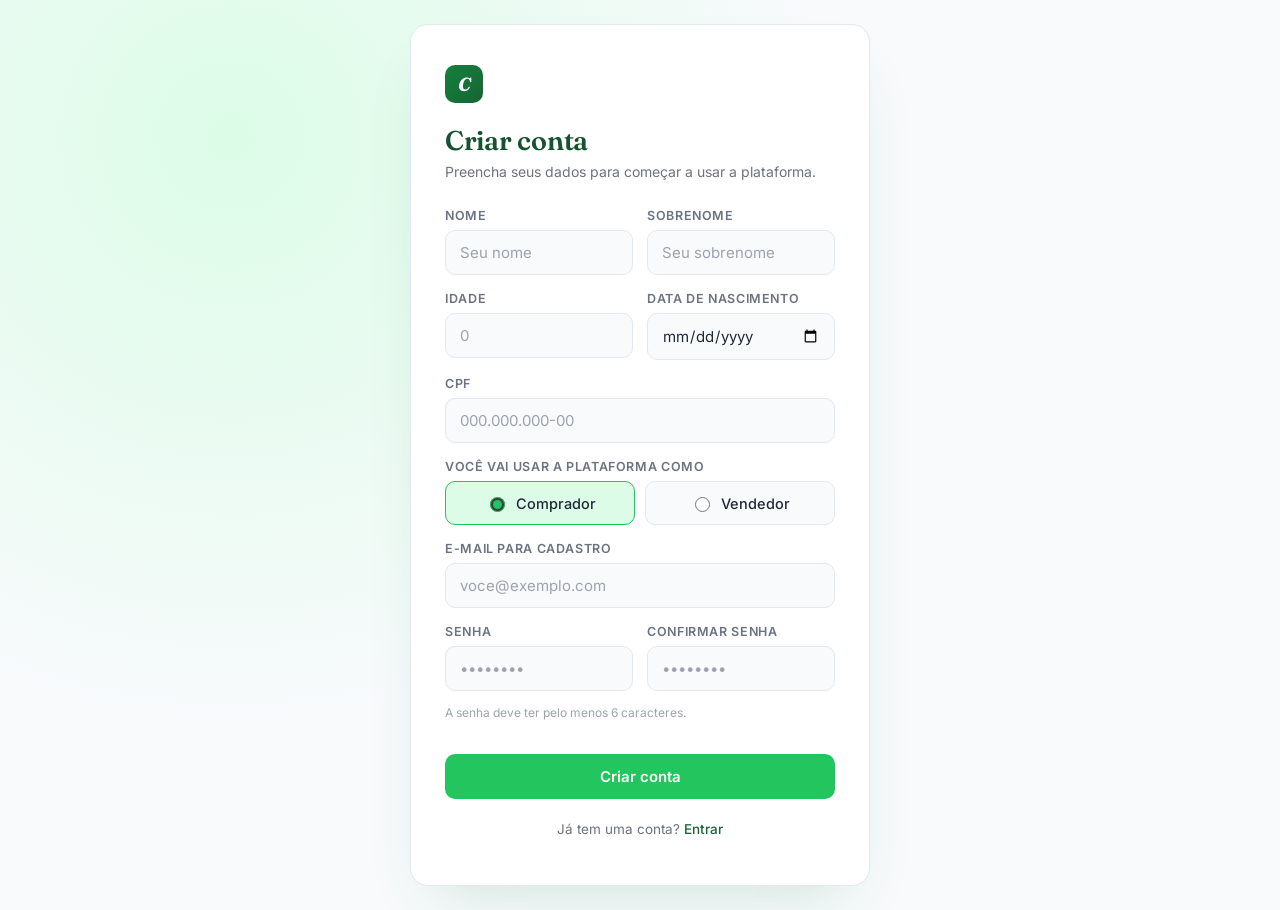
<file: assets/paginas/cadastrar.html>
<!DOCTYPE html>
<html lang="pt-BR">
<head>
<meta charset="UTF-8">
<meta name="viewport" content="width=device-width, initial-scale=1.0">
<title>Criar conta</title>
<style>
  @import url('https://fonts.googleapis.com/css2?family=Fraunces:ital,wght@0,600;0,700;1,500&family=Inter:wght@400;500;600&display=swap');

  :root{
    --corFundo1: #F8FAFC;
    --corFundo2: #15803D;
    --corTextoPrincipal: #1F2937;
    --corTextoTitulo: #14532D;
    --corTextoBranco: #fafafa;
    --navBar: #166534;
    --navBarItens: #FFFFFF;
    --navBarItensHover: #BBF7D0;
    --botaoLogin: #22C55E;
    --botaoLoginHover: #16A34A;

    --panel:#FFFFFF;
    --line:#E2E8F0;
    --muted:#6B7280;
    --accent-soft:#DCFCE7;
    --error:#DC2626;
    --error-soft:#FEE2E2;
  }

  *{ box-sizing:border-box; }

  html,body{
    /* height:100%; */
    margin:0;
  }

  body{
    font-family:'Inter', sans-serif;
    background:
      radial-gradient(circle at 18% 15%, var(--accent-soft), transparent 45%),
      var(--corFundo1);
    color:var(--corTextoPrincipal);
    display:flex;
    align-items:center;
    justify-content:center;
    padding:24px;
  }

  .card{
    width:100%;
    max-width:460px;
    background:var(--panel);
    border:1px solid var(--line);
    border-radius:18px;
    padding:40px 34px 34px;
    box-shadow:0 30px 60px -25px rgba(21,128,61,0.18);
    position:relative;
    overflow:hidden;
  }

  .card::before{
    content:"";
    position:absolute;
    top:-40%;
    right:-30%;
    width:220px;
    height:220px;
    background:radial-gradient(circle, var(--accent-soft), transparent 70%);
    pointer-events:none;
  }

  .mark{
    width:38px;
    height:38px;
    border-radius:10px;
    background:linear-gradient(135deg, var(--corFundo2), var(--navBar));
    display:flex;
    align-items:center;
    justify-content:center;
    margin-bottom:22px;
    font-family:'Fraunces', serif;
    font-weight:700;
    font-style:italic;
    font-size:19px;
    color:var(--corTextoBranco);
  }

  h1{
    font-family:'Fraunces', serif;
    font-weight:600;
    font-size:27px;
    line-height:1.2;
    margin:0 0 6px;
    letter-spacing:-0.01em;
    color:var(--corTextoTitulo);
  }

  .sub{
    color:var(--muted);
    font-size:14px;
    margin:0 0 28px;
  }

  form{
    display:flex;
    flex-direction:column;
    gap:16px;
  }

  .field{
    display:flex;
    flex-direction:column;
    gap:7px;
  }

  .row{
    display:grid;
    grid-template-columns:1fr 1fr;
    gap:14px;
  }

  label{
    font-size:12.5px;
    font-weight:600;
    color:var(--muted);
    text-transform:uppercase;
    letter-spacing:0.05em;
  }

  input, select{
    background:var(--corFundo1);
    border:1px solid var(--line);
    border-radius:10px;
    padding:12px 14px;
    font-size:15px;
    color:var(--corTextoPrincipal);
    font-family:'Inter', sans-serif;
    outline:none;
    transition:border-color .15s ease, background .15s ease;
    width:100%;
  }

  input::placeholder{ color:#9CA3AF; }

  input:focus, select:focus{
    border-color:var(--botaoLogin);
    background:#FFFFFF;
  }

  input:focus-visible, select:focus-visible{
    box-shadow:0 0 0 3px var(--accent-soft);
  }

  select{
    appearance:none;
    -webkit-appearance:none;
    background-image:url("data:image/svg+xml;utf8,<svg xmlns='http://www.w3.org/2000/svg' width='14' height='14' viewBox='0 0 24 24' fill='none' stroke='%236B7280' stroke-width='2'><polyline points='6 9 12 15 18 9'></polyline></svg>");
    background-repeat:no-repeat;
    background-position:right 12px center;
    padding-right:36px;
  }

  .account-type{
    display:grid;
    grid-template-columns:1fr 1fr;
    gap:10px;
  }

  .account-type label{
    display:flex;
    align-items:center;
    justify-content:center;
    gap:8px;
    text-transform:none;
    letter-spacing:normal;
    font-size:14.5px;
    font-weight:500;
    color:var(--corTextoPrincipal);
    background:var(--corFundo1);
    border:1px solid var(--line);
    border-radius:10px;
    padding:12px;
    cursor:pointer;
    transition:border-color .15s ease, background .15s ease;
  }

  .account-type input[type="radio"]{
    accent-color:var(--botaoLogin);
    width:15px;
    height:15px;
  }

  .account-type label:has(input:checked){
    border-color:var(--botaoLogin);
    background:var(--accent-soft);
  }

  .hint{
    font-size:12px;
    color:#9CA3AF;
    margin-top:-2px;
  }

  .error-msg{
    display:none;
    font-size:13px;
    color:var(--error);
    background:var(--error-soft);
    border:1px solid #FCA5A5;
    border-radius:8px;
    padding:9px 12px;
  }

  .error-msg.show{ display:block; }

  button{
    margin-top:6px;
    background:var(--botaoLogin);
    color:var(--corTextoBranco);
    border:none;
    border-radius:10px;
    padding:13px;
    font-size:15px;
    font-weight:600;
    font-family:'Inter', sans-serif;
    cursor:pointer;
    transition:background .15s ease, transform .05s ease;
  }

  button:hover{ background:var(--botaoLoginHover); }
  button:active{ transform:translateY(1px); }

  .foot{
    text-align:center;
    font-size:13.5px;
    color:var(--muted);
    margin-top:22px;
  }

  a.link{
    color:var(--navBar);
    text-decoration:none;
    font-weight:500;
  }

  a.link:hover{ color:var(--botaoLoginHover); text-decoration:underline; }

  @media (max-width:480px){
    .row{ grid-template-columns:1fr; }
  }

  @media (prefers-reduced-motion: reduce){
    *{ transition:none !important; }
  }
</style>
</head>
<body>

  <div class="card">
    <div class="mark">C</div>
    <h1>Criar conta</h1>
    <p class="sub">Preencha seus dados para começar a usar a plataforma.</p>

    <form id="cadastroForm" novalidate>
      <div class="error-msg" id="errorMsg"></div>

      <div class="row">
        <div class="field">
          <label for="nome">Nome</label>
          <input type="text" id="nome" name="nome" placeholder="Seu nome" required>
        </div>
        <div class="field">
          <label for="sobrenome">Sobrenome</label>
          <input type="text" id="sobrenome" name="sobrenome" placeholder="Seu sobrenome" required>
        </div>
      </div>

      <div class="row">
        <div class="field">
          <label for="idade">Idade</label>
          <input type="number" id="idade" name="idade" placeholder="0" min="1" max="120" required>
        </div>
        <div class="field">
          <label for="nascimento">Data de nascimento</label>
          <input type="date" id="nascimento" name="nascimento" required>
        </div>
      </div>

      <div class="field">
        <label for="cpf">CPF</label>
        <input type="text" id="cpf" name="cpf" placeholder="000.000.000-00" maxlength="14" required>
      </div>

      <div class="field">
        <label>Você vai usar a plataforma como</label>
        <div class="account-type">
          <label>
            <input type="radio" name="tipoConta" value="comprador" checked>
            <span>Comprador</span>
          </label>
          <label>
            <input type="radio" name="tipoConta" value="vendedor">
            <span>Vendedor</span>
          </label>
        </div>
      </div>

      <div class="field">
        <label for="email">E-mail para cadastro</label>
        <input type="email" id="email" name="email" placeholder="voce@exemplo.com" required>
      </div>

      <div class="row">
        <div class="field">
          <label for="senha">Senha</label>
          <input type="password" id="senha" name="senha" placeholder="••••••••" required minlength="6">
        </div>
        <div class="field">
          <label for="confirmarSenha">Confirmar senha</label>
          <input type="password" id="confirmarSenha" name="confirmarSenha" placeholder="••••••••" required minlength="6">
        </div>
      </div>
      <p class="hint">A senha deve ter pelo menos 6 caracteres.</p>

      <button type="submit">Criar conta</button>
    </form>

    <p class="foot">Já tem uma conta? <a href="login.html" class="link">Entrar</a></p>
  </div>

<script>
  const form = document.getElementById('cadastroForm');
  const errorMsg = document.getElementById('errorMsg');
  const cpfInput = document.getElementById('cpf');

  // Máscara simples de CPF: 000.000.000-00
  cpfInput.addEventListener('input', function(){
    let v = cpfInput.value.replace(/\D/g, '').slice(0, 11);
    v = v.replace(/(\d{3})(\d)/, '$1.$2');
    v = v.replace(/(\d{3})(\d)/, '$1.$2');
    v = v.replace(/(\d{3})(\d{1,2})$/, '$1-$2');
    cpfInput.value = v;
  });

  function showError(text){
    errorMsg.textContent = text;
    errorMsg.classList.add('show');
  }

  function clearError(){
    errorMsg.classList.remove('show');
  }

  form.addEventListener('submit', function(e){
    e.preventDefault();
    clearError();

    const nome = document.getElementById('nome').value.trim();
    const sobrenome = document.getElementById('sobrenome').value.trim();
    const idade = parseInt(document.getElementById('idade').value, 10);
    const nascimento = document.getElementById('nascimento').value;
    const cpf = cpfInput.value.trim();
    const email = document.getElementById('email').value.trim();
    const senha = document.getElementById('senha').value;
    const confirmarSenha = document.getElementById('confirmarSenha').value;

    const emailOk = /^[^\s@]+@[^\s@]+\.[^\s@]+$/.test(email);
    const cpfOk = /^\d{3}\.\d{3}\.\d{3}-\d{2}$/.test(cpf);

    if(!nome || !sobrenome){
      showError('Preencha nome e sobrenome.');
      return;
    }
    if(!idade || idade < 1 || idade > 120){
      showError('Informe uma idade válida.');
      return;
    }
    if(!nascimento){
      showError('Informe a data de nascimento.');
      return;
    }
    if(!cpfOk){
      showError('Informe um CPF válido no formato 000.000.000-00.');
      return;
    }
    if(!emailOk){
      showError('Informe um e-mail válido.');
      return;
    }
    if(senha.length < 6){
      showError('A senha deve ter pelo menos 6 caracteres.');
      return;
    }
    if(senha !== confirmarSenha){
      showError('As senhas não coincidem.');
      return;
    }

    // Aqui entraria a chamada para o backend real de cadastro.
    alert('Cadastro enviado! (conecte este formulário ao seu backend)');
  });
</script>

</body>
</html>
</file>
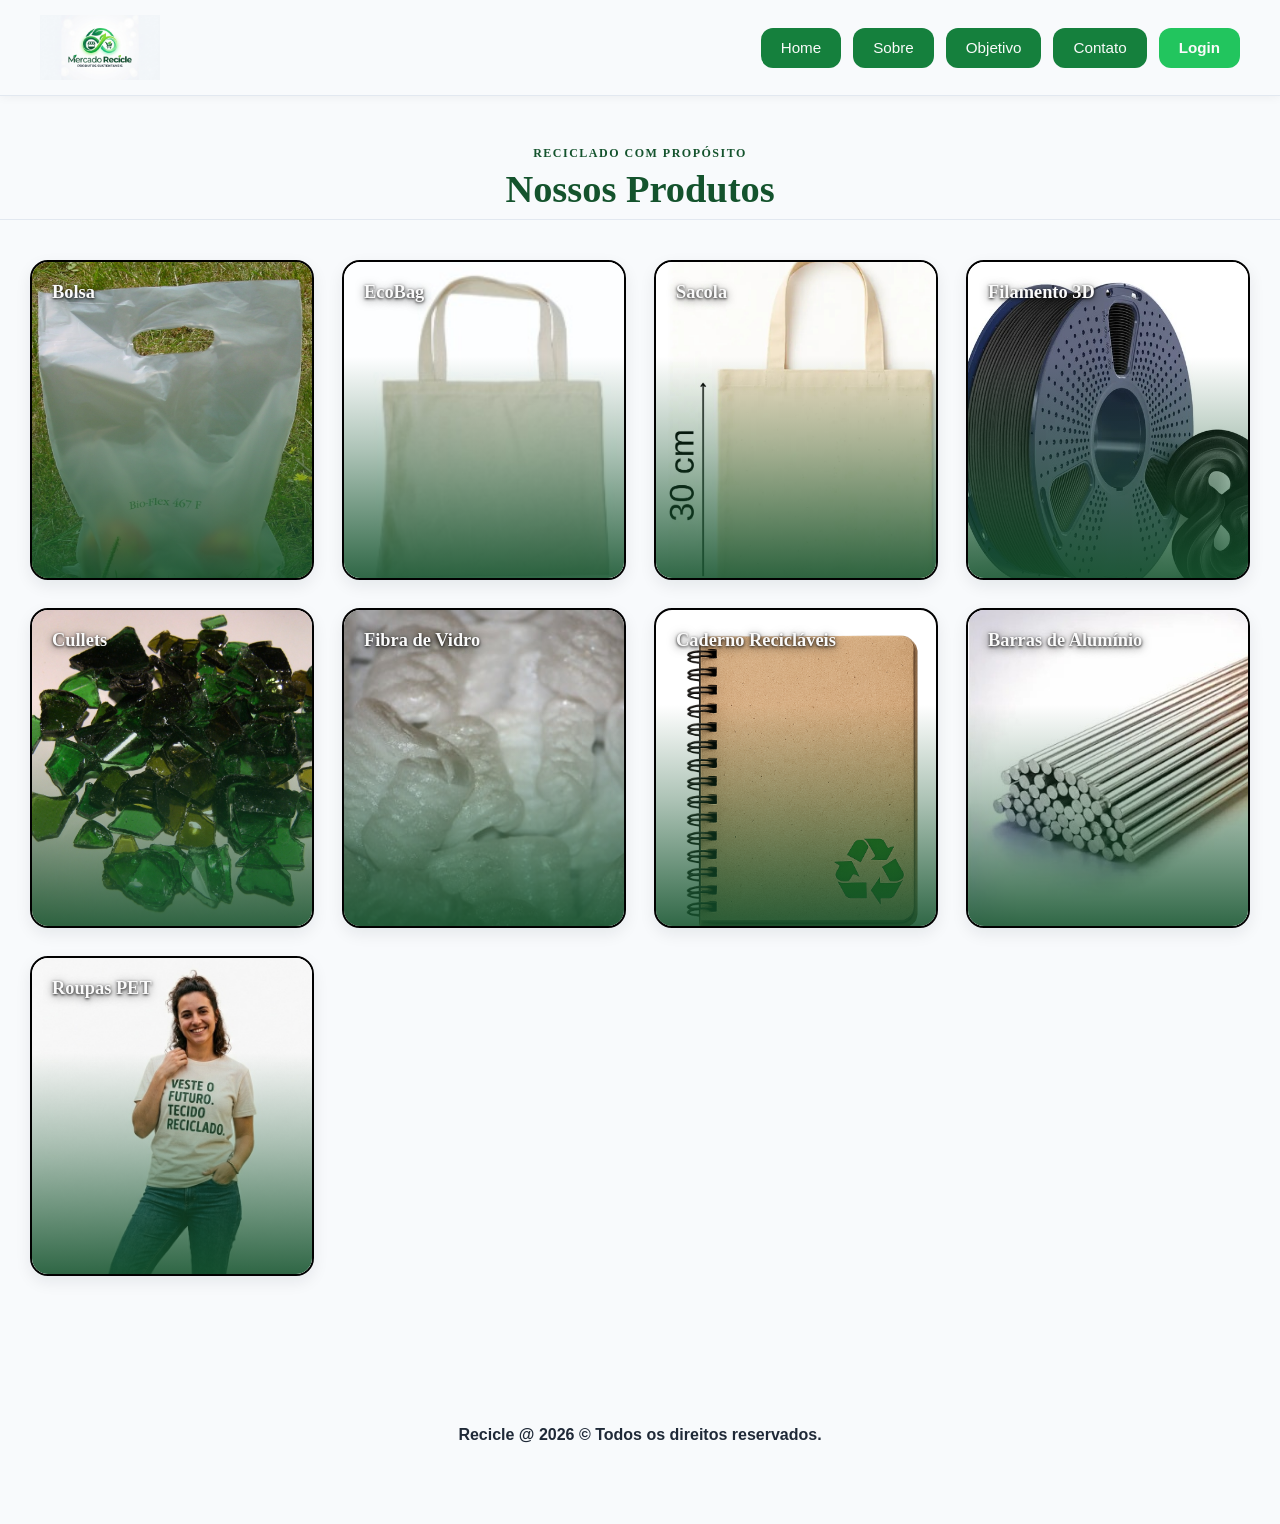
<file: assets/paginas/catalogo-recicle.html>
<!DOCTYPE html>
<html lang="pt-br">
<head>
    <meta charset="UTF-8">
    <meta name="viewport" content="width=device-width, initial-scale=1.0">
    <title>Catalogo</title>
    <link rel="stylesheet" href="/main.css">
    <style>
        /* ===== Variáveis do site (já usadas no restante do projeto) ===== */
        :root{
            --corFundo1: #F8FAFC;
            --corFundo2: #15803D;
            --corTextoPrincipal: #1F2937;
            --corTextoTitulo: #14532D;
            --corTextoBranco: #fafafa;
            --navBar: #166534;
            --navBarItens: #FFFFFF;
            --navBarItensHover: #BBF7D0;
            --botaoLogin: #22C55E;
            --botaoLoginHover: #16A34A;

            --cartaoFundo: #FFFFFF;
            --cartaoBorda: #E5E7EB;
            --sombraSuave: 0 6px 16px rgba(15, 23, 42, 0.08);
            --sombraForte: 0 20px 40px rgba(20, 83, 45, 0.22);
        }

        *{
            margin: 0;
            padding: 0;
            box-sizing: border-box;
            list-style: none;
            text-decoration: none;
            scroll-behavior: smooth;
        }

        body{
            background: var(--corFundo1);
        }

        /* ===== Header (igual ao index.html) ===== */
        header{
            width: 100%;
            background-color: var(--corFundo1);
            padding: 15px 40px;
            box-shadow: 0 2px 10px rgba(0,0,0,0.05);
        }

        .navBarConteiner{
            width: 100%;
            display: flex;
            justify-content: space-between;
            align-items: center;
        }

        #logo{
            width: 120px;
            height: auto;
            display: block;
        }

        header ul{
            display: flex;
            align-items: center;
            gap: 12px;
        }

        header li{
            display: flex;
            align-items: center;
            justify-content: center;
            height: 40px;
            background-color: var(--corFundo2);
            padding: 0 20px;
            border-radius: 12px;
            transition: all 0.3s ease;
        }

        header li a{
            color: var(--corTextoBranco);
            font-weight: 500;
            font-size: 0.95rem;
        }

        header li:hover{
            background-color: var(--navBarItensHover);
        }

        header li:hover a{
            color: var(--corTextoTitulo);
        }

        #loginItem{
            background-color: var(--botaoLogin);
        }

        #loginItem a{
            color: var(--corTextoBranco);
            font-weight: 600;
        }

        #loginItem:hover{
            background-color: var(--botaoLoginHover);
        }

        #loginItem:hover a{
            color: var(--corTextoBranco);
        }

        /* ===== Título ===== */
        #tituloCatalogo{
            display: flex;
            flex-direction: column;
            align-items: center;
            margin: 50px 0 8px;
            color: var(--corTextoTitulo);
        }

        #tituloCatalogo::before{
            content: "Reciclado com propósito";
            font-size: 0.75rem;
            font-weight: 700;
            letter-spacing: 1.5px;
            text-transform: uppercase;
            color: var(--corTextoTitulo);
            margin-bottom: 6px;
        }

        #tituloCatalogo{
            font-size: 2.4rem;
            font-weight: 800;
        }

        /* ===== Catálogo ===== */
        #catalogoPrincipal{
            display: flex;
            justify-content: center;
            padding: 30px 20px 90px;
        }

        .catalogoConteiner{
            width: 100%;
            max-width: 1280px;
        }

        .produtoConteiner{
            padding: 10px;
            display: grid;
            grid-template-columns: repeat(auto-fill, minmax(230px, 1fr));
            gap: 28px;
            width: 100%;
        }

        /* ===== Card de produto ===== */
        .produto{
            position: relative;
            display: flex;
            align-items: flex-end;
            height: 320px;
            border-radius: 18px;
            overflow: hidden;
            background-color: var(--cartaoFundo);
            box-shadow: var(--sombraSuave);
            transition: transform 0.4s ease, box-shadow 0.4s ease;
        }

        .produto:hover{
            transform: translateY(-8px);
            box-shadow: var(--sombraForte);
        }

        .produto img{
            position: absolute;
            inset: 0;
            width: 100%;
            height: 100%;
            object-fit: cover;
            transition: transform 0.6s ease;
        }

        .produto:hover img{
            transform: scale(1.08);
        }

        /* véu de gradiente para o título ficar legível sobre a foto */
        .produto::after{
            content: "";
            position: absolute;
            inset: 0;
            background: linear-gradient(
                to top,
                rgba(20, 83, 45, 0.88) 0%,
                rgba(20, 83, 45, 0.35) 40%,
                rgba(20, 83, 45, 0) 70%
            );
            transition: background 0.4s ease;
        }

        .produto:hover::after{
            background: linear-gradient(
                to top,
                rgba(20, 83, 45, 0.95) 0%,
                rgba(20, 83, 45, 0.5) 45%,
                rgba(20, 83, 45, 0) 75%
            );
        }

        .produto h3{
            position: relative;
            z-index: 1;
            width: 100%;
            padding: 20px;
            margin-bottom: 0;
            color: var(--corTextoBranco);
            font-size: 1.15rem;
            font-weight: 700;
            text-shadow: 0 1px 3px rgba(0,0,0,0.9), 0 2px 10px rgba(0,0,0,0.6);
        }

        /* foco visível para acessibilidade */
        .produto:focus-within{
            outline: 3px solid var(--botaoLogin);
            outline-offset: 3px;
        }

        @media (max-width: 480px){
            #tituloCatalogo{
                font-size: 1.9rem;
                margin: 34px 0 6px;
            }
            .produto{
                height: 260px;
            }
        }
    </style>
</head>
<body>
<header>
    <nav class="navBarConteiner">
        <a href="#home">
            <img src="/assets/img/logo.png" alt="Logo Mercado Recicle" id="logo">
        </a>
        <ul>
            <li><a href="#home">Home</a></li>
            <li><a href="#sobre">Sobre</a></li>
            <li><a href="#objetivo">Objetivo</a></li>
            <li><a href="#contato">Contato</a></li>
            <li id="loginItem"><a href="#login">Login</a></li>
        </ul>
    </nav>
</header>
    <main>
        <section id="secaoLateral">
            <div>

            </div>

        </section>

        <h1 id="tituloCatalogo">Nossos Produtos</h1>

        <section id="catalogoPrincipal">
            <div class="catalogoConteiner">

                <div class="produtoConteiner">

                    <div class="produto">
                        <img src="/assets/img/bolsaPlastica.jpg" alt="Bolsa de plástico transparente com maçãs">
                        <h3>Bolsa</h3>
                    </div>

                    <div class="produto">
                        <img src="/assets/img/ecoBag.png" alt="EcoBag">
                        <h3>EcoBag</h3>
                    </div>

                    <div class="produto">
                        <img src="/assets/img/sacolaMolde2.png" alt="Sacola">
                        <h3>Sacola</h3>
                    </div>

                    <div class="produto">
                        <img src="/assets/img/filamento.png" alt="Filamento 3D">
                        <h3>Filamento 3D</h3>
                    </div>

                    <div class="produto">
                        <img src="/assets/img/cacosDeVidro.png" alt="Cullets">
                        <h3>Cullets</h3>
                    </div>

                    <div class="produto">
                        <img src="/assets/img/fibraDeVidro.png" alt="Fibra de Vidro">
                        <h3>Fibra de Vidro</h3>
                    </div>

                    <div class="produto">
                        <img src="/assets/img/cadernoRec.png" alt="Caderno Reciclável">
                        <h3>Caderno Recicláveis</h3>
                    </div>

                    <div class="produto">
                        <img src="/assets/img/barrasDeAluminio.png" alt="Barras de Alumínio">
                        <h3>Barras de Alumínio</h3>
                    </div>

                    <div class="produto">
                        <img src="/assets/img/blusaREC.jpeg" alt="Roupas PET">
                        <h3>Roupas PET</h3>
                    </div>

                </div>
            </div>

        </section>
    </main>
</body>

<footer>
        <p>Recicle @ 2026 &copy; Todos os direitos reservados.</p>

</footer>
</html>
</file>
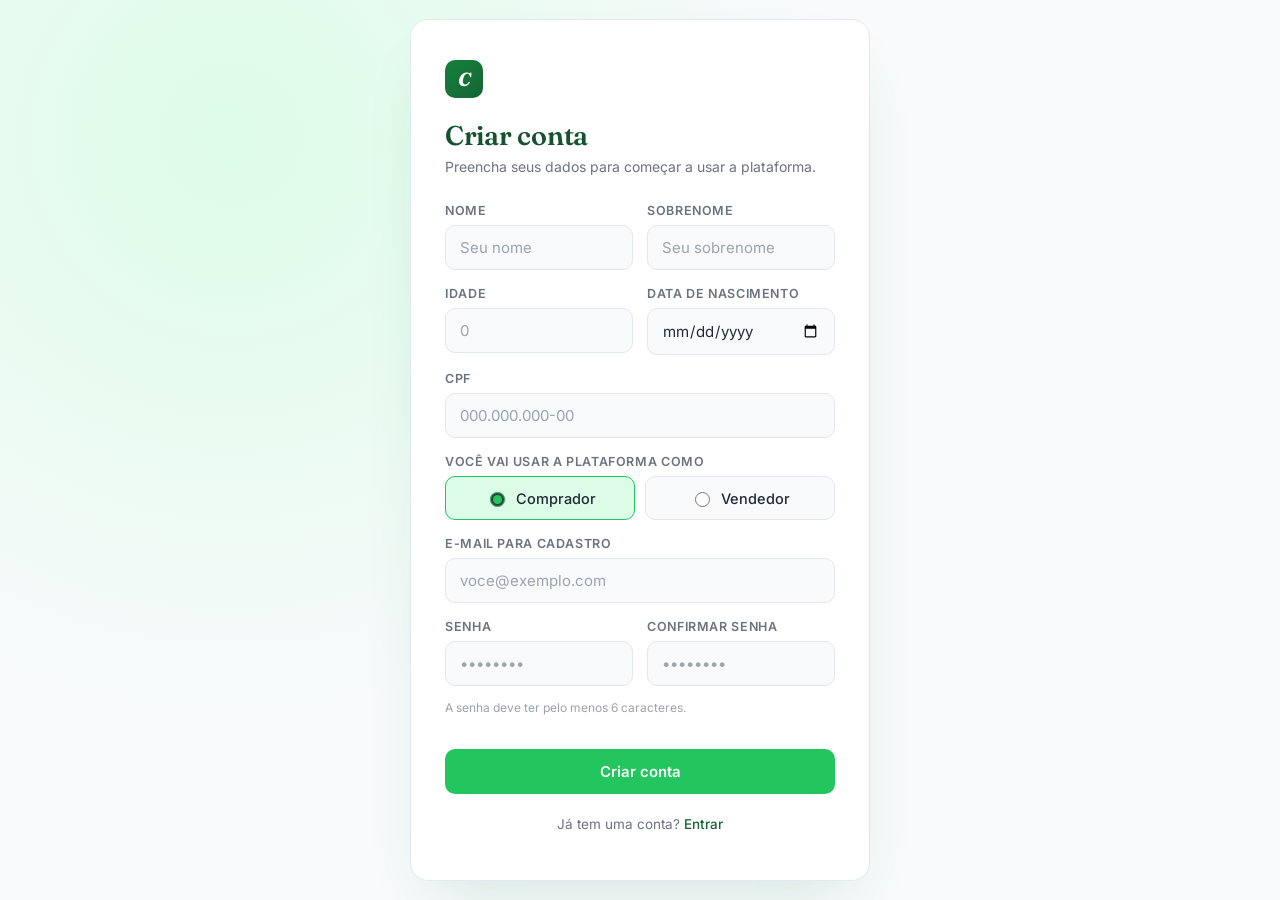
<file: assets/paginas/catalogo.html>
<!DOCTYPE html>
<html lang="pt-BR">
<head>
<meta charset="UTF-8">
<meta name="viewport" content="width=device-width, initial-scale=1.0">
<title>Criar conta</title>
<style>
  @import url('https://fonts.googleapis.com/css2?family=Fraunces:ital,wght@0,600;0,700;1,500&family=Inter:wght@400;500;600&display=swap');

  :root{
    --corFundo1: #F8FAFC;
    --corFundo2: #15803D;
    --corTextoPrincipal: #1F2937;
    --corTextoTitulo: #14532D;
    --corTextoBranco: #fafafa;
    --navBar: #166534;
    --navBarItens: #FFFFFF;
    --navBarItensHover: #BBF7D0;
    --botaoLogin: #22C55E;
    --botaoLoginHover: #16A34A;

    --panel:#FFFFFF;
    --line:#E2E8F0;
    --muted:#6B7280;
    --accent-soft:#DCFCE7;
    --error:#DC2626;
    --error-soft:#FEE2E2;
  }

  *{ box-sizing:border-box; }

  html,body{
    height:100%;
    margin:0;
  }

  body{
    font-family:'Inter', sans-serif;
    background:
      radial-gradient(circle at 18% 15%, var(--accent-soft), transparent 45%),
      var(--corFundo1);
    color:var(--corTextoPrincipal);
    display:flex;
    align-items:center;
    justify-content:center;
    padding:24px;
  }

  .card{
    width:100%;
    max-width:460px;
    background:var(--panel);
    border:1px solid var(--line);
    border-radius:18px;
    padding:40px 34px 34px;
    box-shadow:0 30px 60px -25px rgba(21,128,61,0.18);
    position:relative;
    overflow:hidden;
  }

  .card::before{
    content:"";
    position:absolute;
    top:-40%;
    right:-30%;
    width:220px;
    height:220px;
    background:radial-gradient(circle, var(--accent-soft), transparent 70%);
    pointer-events:none;
  }

  .mark{
    width:38px;
    height:38px;
    border-radius:10px;
    background:linear-gradient(135deg, var(--corFundo2), var(--navBar));
    display:flex;
    align-items:center;
    justify-content:center;
    margin-bottom:22px;
    font-family:'Fraunces', serif;
    font-weight:700;
    font-style:italic;
    font-size:19px;
    color:var(--corTextoBranco);
  }

  h1{
    font-family:'Fraunces', serif;
    font-weight:600;
    font-size:27px;
    line-height:1.2;
    margin:0 0 6px;
    letter-spacing:-0.01em;
    color:var(--corTextoTitulo);
  }

  .sub{
    color:var(--muted);
    font-size:14px;
    margin:0 0 28px;
  }

  form{
    display:flex;
    flex-direction:column;
    gap:16px;
  }

  .field{
    display:flex;
    flex-direction:column;
    gap:7px;
  }

  .row{
    display:grid;
    grid-template-columns:1fr 1fr;
    gap:14px;
  }

  label{
    font-size:12.5px;
    font-weight:600;
    color:var(--muted);
    text-transform:uppercase;
    letter-spacing:0.05em;
  }

  input, select{
    background:var(--corFundo1);
    border:1px solid var(--line);
    border-radius:10px;
    padding:12px 14px;
    font-size:15px;
    color:var(--corTextoPrincipal);
    font-family:'Inter', sans-serif;
    outline:none;
    transition:border-color .15s ease, background .15s ease;
    width:100%;
  }

  input::placeholder{ color:#9CA3AF; }

  input:focus, select:focus{
    border-color:var(--botaoLogin);
    background:#FFFFFF;
  }

  input:focus-visible, select:focus-visible{
    box-shadow:0 0 0 3px var(--accent-soft);
  }

  select{
    appearance:none;
    -webkit-appearance:none;
    background-image:url("data:image/svg+xml;utf8,<svg xmlns='http://www.w3.org/2000/svg' width='14' height='14' viewBox='0 0 24 24' fill='none' stroke='%236B7280' stroke-width='2'><polyline points='6 9 12 15 18 9'></polyline></svg>");
    background-repeat:no-repeat;
    background-position:right 12px center;
    padding-right:36px;
  }

  .account-type{
    display:grid;
    grid-template-columns:1fr 1fr;
    gap:10px;
  }

  .account-type label{
    display:flex;
    align-items:center;
    justify-content:center;
    gap:8px;
    text-transform:none;
    letter-spacing:normal;
    font-size:14.5px;
    font-weight:500;
    color:var(--corTextoPrincipal);
    background:var(--corFundo1);
    border:1px solid var(--line);
    border-radius:10px;
    padding:12px;
    cursor:pointer;
    transition:border-color .15s ease, background .15s ease;
  }

  .account-type input[type="radio"]{
    accent-color:var(--botaoLogin);
    width:15px;
    height:15px;
  }

  .account-type label:has(input:checked){
    border-color:var(--botaoLogin);
    background:var(--accent-soft);
  }

  .hint{
    font-size:12px;
    color:#9CA3AF;
    margin-top:-2px;
  }

  .error-msg{
    display:none;
    font-size:13px;
    color:var(--error);
    background:var(--error-soft);
    border:1px solid #FCA5A5;
    border-radius:8px;
    padding:9px 12px;
  }

  .error-msg.show{ display:block; }

  button{
    margin-top:6px;
    background:var(--botaoLogin);
    color:var(--corTextoBranco);
    border:none;
    border-radius:10px;
    padding:13px;
    font-size:15px;
    font-weight:600;
    font-family:'Inter', sans-serif;
    cursor:pointer;
    transition:background .15s ease, transform .05s ease;
  }

  button:hover{ background:var(--botaoLoginHover); }
  button:active{ transform:translateY(1px); }

  .foot{
    text-align:center;
    font-size:13.5px;
    color:var(--muted);
    margin-top:22px;
  }

  a.link{
    color:var(--navBar);
    text-decoration:none;
    font-weight:500;
  }

  a.link:hover{ color:var(--botaoLoginHover); text-decoration:underline; }

  @media (max-width:480px){
    .row{ grid-template-columns:1fr; }
  }

  @media (prefers-reduced-motion: reduce){
    *{ transition:none !important; }
  }
</style>
</head>
<body>

  <div class="card">
    <div class="mark">C</div>
    <h1>Criar conta</h1>
    <p class="sub">Preencha seus dados para começar a usar a plataforma.</p>

    <form id="cadastroForm" novalidate>
      <div class="error-msg" id="errorMsg"></div>

      <div class="row">
        <div class="field">
          <label for="nome">Nome</label>
          <input type="text" id="nome" name="nome" placeholder="Seu nome" required>
        </div>
        <div class="field">
          <label for="sobrenome">Sobrenome</label>
          <input type="text" id="sobrenome" name="sobrenome" placeholder="Seu sobrenome" required>
        </div>
      </div>

      <div class="row">
        <div class="field">
          <label for="idade">Idade</label>
          <input type="number" id="idade" name="idade" placeholder="0" min="1" max="120" required>
        </div>
        <div class="field">
          <label for="nascimento">Data de nascimento</label>
          <input type="date" id="nascimento" name="nascimento" required>
        </div>
      </div>

      <div class="field">
        <label for="cpf">CPF</label>
        <input type="text" id="cpf" name="cpf" placeholder="000.000.000-00" maxlength="14" required>
      </div>

      <div class="field">
        <label>Você vai usar a plataforma como</label>
        <div class="account-type">
          <label>
            <input type="radio" name="tipoConta" value="comprador" checked>
            <span>Comprador</span>
          </label>
          <label>
            <input type="radio" name="tipoConta" value="vendedor">
            <span>Vendedor</span>
          </label>
        </div>
      </div>

      <div class="field">
        <label for="email">E-mail para cadastro</label>
        <input type="email" id="email" name="email" placeholder="voce@exemplo.com" required>
      </div>

      <div class="row">
        <div class="field">
          <label for="senha">Senha</label>
          <input type="password" id="senha" name="senha" placeholder="••••••••" required minlength="6">
        </div>
        <div class="field">
          <label for="confirmarSenha">Confirmar senha</label>
          <input type="password" id="confirmarSenha" name="confirmarSenha" placeholder="••••••••" required minlength="6">
        </div>
      </div>
      <p class="hint">A senha deve ter pelo menos 6 caracteres.</p>

      <button type="submit">Criar conta</button>
    </form>

    <p class="foot">Já tem uma conta? <a href="login.html" class="link">Entrar</a></p>
  </div>

<script>
  const form = document.getElementById('cadastroForm');
  const errorMsg = document.getElementById('errorMsg');
  const cpfInput = document.getElementById('cpf');

  // Máscara simples de CPF: 000.000.000-00
  cpfInput.addEventListener('input', function(){
    let v = cpfInput.value.replace(/\D/g, '').slice(0, 11);
    v = v.replace(/(\d{3})(\d)/, '$1.$2');
    v = v.replace(/(\d{3})(\d)/, '$1.$2');
    v = v.replace(/(\d{3})(\d{1,2})$/, '$1-$2');
    cpfInput.value = v;
  });

  function showError(text){
    errorMsg.textContent = text;
    errorMsg.classList.add('show');
  }

  function clearError(){
    errorMsg.classList.remove('show');
  }

  form.addEventListener('submit', function(e){
    e.preventDefault();
    clearError();

    const nome = document.getElementById('nome').value.trim();
    const sobrenome = document.getElementById('sobrenome').value.trim();
    const idade = parseInt(document.getElementById('idade').value, 10);
    const nascimento = document.getElementById('nascimento').value;
    const cpf = cpfInput.value.trim();
    const email = document.getElementById('email').value.trim();
    const senha = document.getElementById('senha').value;
    const confirmarSenha = document.getElementById('confirmarSenha').value;

    const emailOk = /^[^\s@]+@[^\s@]+\.[^\s@]+$/.test(email);
    const cpfOk = /^\d{3}\.\d{3}\.\d{3}-\d{2}$/.test(cpf);

    if(!nome || !sobrenome){
      showError('Preencha nome e sobrenome.');
      return;
    }
    if(!idade || idade < 1 || idade > 120){
      showError('Informe uma idade válida.');
      return;
    }
    if(!nascimento){
      showError('Informe a data de nascimento.');
      return;
    }
    if(!cpfOk){
      showError('Informe um CPF válido no formato 000.000.000-00.');
      return;
    }
    if(!emailOk){
      showError('Informe um e-mail válido.');
      return;
    }
    if(senha.length < 6){
      showError('A senha deve ter pelo menos 6 caracteres.');
      return;
    }
    if(senha !== confirmarSenha){
      showError('As senhas não coincidem.');
      return;
    }

    // Aqui entraria a chamada para o backend real de cadastro.
    alert('Cadastro enviado! (conecte este formulário ao seu backend)');
  });
</script>

</body>
</html>
</file>
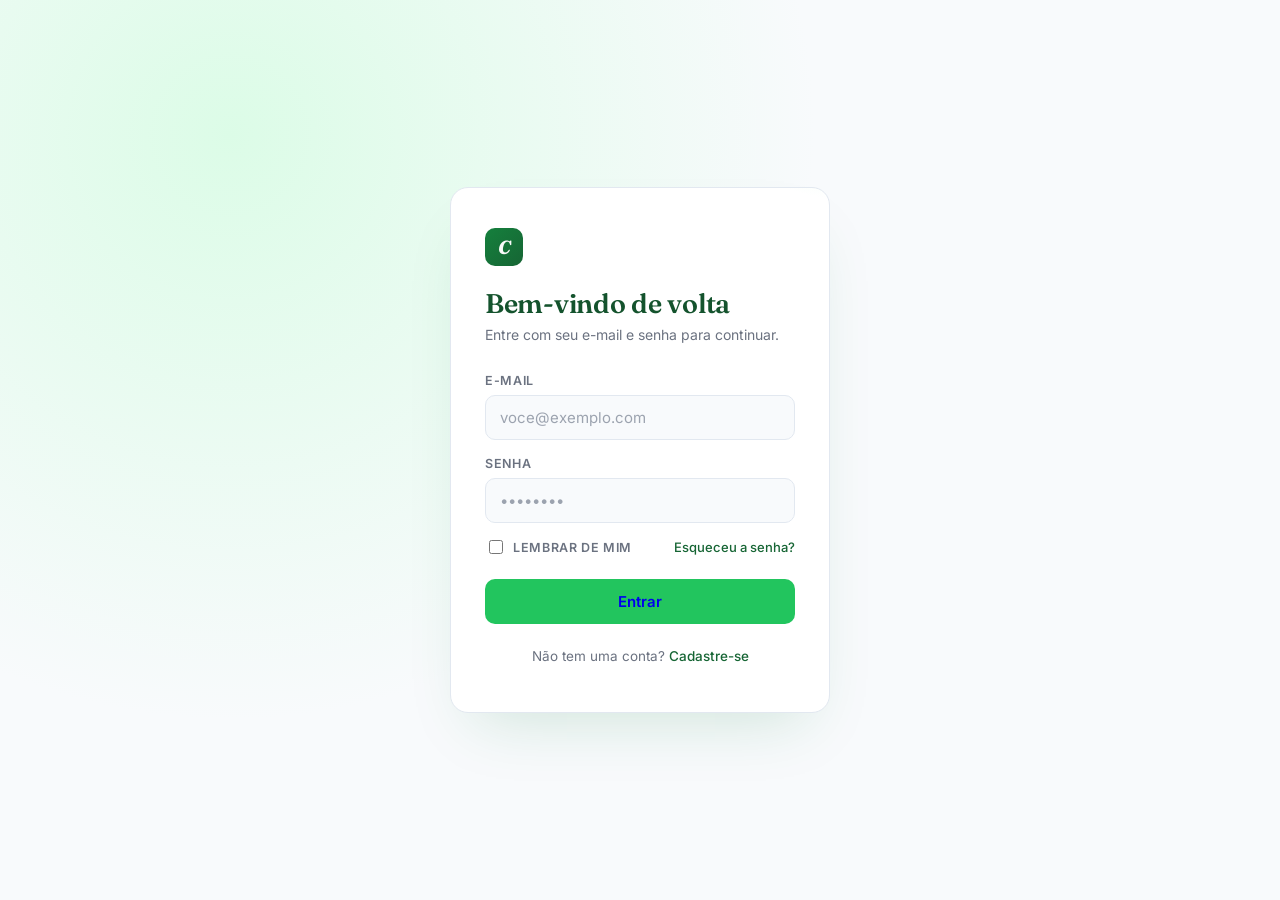
<file: assets/paginas/login.html>
<!DOCTYPE html>
<html lang="pt-BR">
<head>
<meta charset="UTF-8">
<meta name="viewport" content="width=device-width, initial-scale=1.0">
<title>Entrar</title>
<style>
  @import url('https://fonts.googleapis.com/css2?family=Fraunces:ital,wght@0,600;0,700;1,500&family=Inter:wght@400;500;600&display=swap');

  :root{
    --corFundo1: #F8FAFC;
    --corFundo2: #15803D;
    --corTextoPrincipal: #1F2937;
    --corTextoTitulo: #14532D;
    --corTextoBranco: #fafafa;
    --navBar: #166534;
    --navBarItens: #FFFFFF;
    --navBarItensHover: #BBF7D0;
    --botaoLogin: #22C55E;
    --botaoLoginHover: #16A34A;

    --panel:#FFFFFF;
    --line:#E2E8F0;
    --muted:#6B7280;
    --accent-soft:#DCFCE7;
    --error:#DC2626;
    --error-soft:#FEE2E2;
  }

  *{ box-sizing:border-box; text-decoration: none;} 
  a{
    text-decoration: none;
  }

  html,body{
    height:100%;
    margin:0;
  }

  body{
    font-family:'Inter', sans-serif;
    background:
      radial-gradient(circle at 18% 15%, var(--accent-soft), transparent 45%),
      var(--corFundo1);
    color:var(--corTextoPrincipal);
    display:flex;
    align-items:center;
    justify-content:center;
    padding:24px;
  }

  .card{
    width:100%;
    max-width:380px;
    background:var(--panel);
    border:1px solid var(--line);
    border-radius:18px;
    padding:40px 34px 34px;
    box-shadow:0 30px 60px -25px rgba(21,128,61,0.18);
    position:relative;
    overflow:hidden;
  }

  .card::before{
    content:"";
    position:absolute;
    top:-40%;
    right:-30%;
    width:220px;
    height:220px;
    background:radial-gradient(circle, var(--accent-soft), transparent 70%);
    pointer-events:none;
  }

  .mark{
    width:38px;
    height:38px;
    border-radius:10px;
    background:linear-gradient(135deg, var(--corFundo2), var(--navBar));
    display:flex;
    align-items:center;
    justify-content:center;
    margin-bottom:22px;
    font-family:'Fraunces', serif;
    font-weight:700;
    font-style:italic;
    font-size:19px;
    color:var(--corTextoBranco);
  }

  h1{
    font-family:'Fraunces', serif;
    font-weight:600;
    font-size:27px;
    line-height:1.2;
    margin:0 0 6px;
    letter-spacing:-0.01em;
    color:var(--corTextoTitulo);
  }

  .sub{
    color:var(--muted);
    font-size:14px;
    margin:0 0 30px;
  }

  form{
    display:flex;
    flex-direction:column;
    gap:16px;
  }

  .field{
    display:flex;
    flex-direction:column;
    gap:7px;
  }

  label{
    font-size:12.5px;
    font-weight:600;
    color:var(--muted);
    text-transform:uppercase;
    letter-spacing:0.05em;
  }

  input{
    background:var(--corFundo1);
    border:1px solid var(--line);
    border-radius:10px;
    padding:12px 14px;
    font-size:15px;
    color:var(--corTextoPrincipal);
    font-family:'Inter', sans-serif;
    outline:none;
    transition:border-color .15s ease, background .15s ease;
  }

  input::placeholder{ color:#9CA3AF; }

  input:focus{
    border-color:var(--botaoLogin);
    background:#FFFFFF;
  }

  input:focus-visible{
    box-shadow:0 0 0 3px var(--accent-soft);
  }

  .row-between{
    display:flex;
    align-items:center;
    justify-content:space-between;
    font-size:13px;
    margin-top:-2px;
  }

  .remember{
    display:flex;
    align-items:center;
    gap:7px;
    color:var(--muted);
  }

  .remember input[type="checkbox"]{
    width:14px;
    height:14px;
    accent-color:var(--botaoLogin);
    background:none;
    padding:0;
  }

  a.link{
    color:var(--navBar);
    text-decoration:none;
    font-weight:500;
  }

  a.link:hover{ color:var(--botaoLoginHover); text-decoration:underline; }

  .error-msg{
    display:none;
    font-size:13px;
    color:var(--error);
    background:var(--error-soft);
    border:1px solid #FCA5A5;
    border-radius:8px;
    padding:9px 12px;
  }

  .error-msg.show{ display:block; }

  button{
    margin-top:6px;
    background:var(--botaoLogin);
    color:var(--corTextoBranco);
    border:none;
    border-radius:10px;
    padding:13px;
    font-size:15px;
    font-weight:600;
    font-family:'Inter', sans-serif;
    cursor:pointer;
    transition:background .15s ease, transform .05s ease;
  }

  button:hover{ background:var(--botaoLoginHover); }
  button:active{ transform:translateY(1px); }

  .foot{
    text-align:center;
    font-size:13.5px;
    color:var(--muted);
    margin-top:24px;
  }

  @media (prefers-reduced-motion: reduce){
    *{ transition:none !important; }
  }
</style>
</head>
<body>

  <div class="card">
    <div class="mark">C</div>
    <h1>Bem-vindo de volta</h1>
    <p class="sub">Entre com seu e-mail e senha para continuar.</p>

    <form id="loginForm" novalidate>
      <div class="error-msg" id="errorMsg">Verifique o e-mail e a senha informados.</div>

      <div class="field">
        <label for="email">E-mail</label>
        <input type="email" id="email" name="email" placeholder="voce@exemplo.com" required>
      </div>

      <div class="field">
        <label for="password">Senha</label>
        <input type="password" id="password" name="password" placeholder="••••••••" required minlength="6">
      </div>

      <div class="row-between">
        <label class="remember">
          <input type="checkbox" id="remember" name="remember">
          Lembrar de mim
        </label>
        <a href="#" class="link">Esqueceu a senha?</a>
      </div>

      <button type="submit"><a href="/assets/paginas/catalogo-recicle.html">Entrar</a></button>
    </form>

    <p class="foot">Não tem uma conta? <a href="cadastrar.html" class="link">Cadastre-se</a></p>
  </div>

<script>
  const form = document.getElementById('loginForm');
  const errorMsg = document.getElementById('errorMsg');

  form.addEventListener('submit', function(e){
    e.preventDefault();
    const email = document.getElementById('email').value.trim();
    const password = document.getElementById('password').value;

    const emailOk = /^[^\s@]+@[^\s@]+\.[^\s@]+$/.test(email);

    if(!emailOk || password.length < 6){
      errorMsg.classList.add('show');
      return;
    }

    errorMsg.classList.remove('show');
    // Aqui entraria a chamada para o backend/autenticação real.
    alert('Login enviado! (conecte este formulário ao seu backend)');
  });
</script>

</body>
</html>
</file>
<file: main.css>
@import url(/assets/css/global.css);
@import url(/assets/css/home.css);
@import url(/assets/css/sobre.css);
@import url(/assets/css/catalogo.css);
@import url(/assets/css/dados.css);
@import url(/assets/css/login.css);
@import url(/assets/css/colaboradores.css);
@import url(/assets/css/ods.css);
@import url(/assets/css/contato.css);
@import url('https://fonts.googleapis.com/css2?family=Fraunces:ital,wght@0,600;0,700;1,500&family=Inter:wght@400;500;600&display=swap');
</file>
